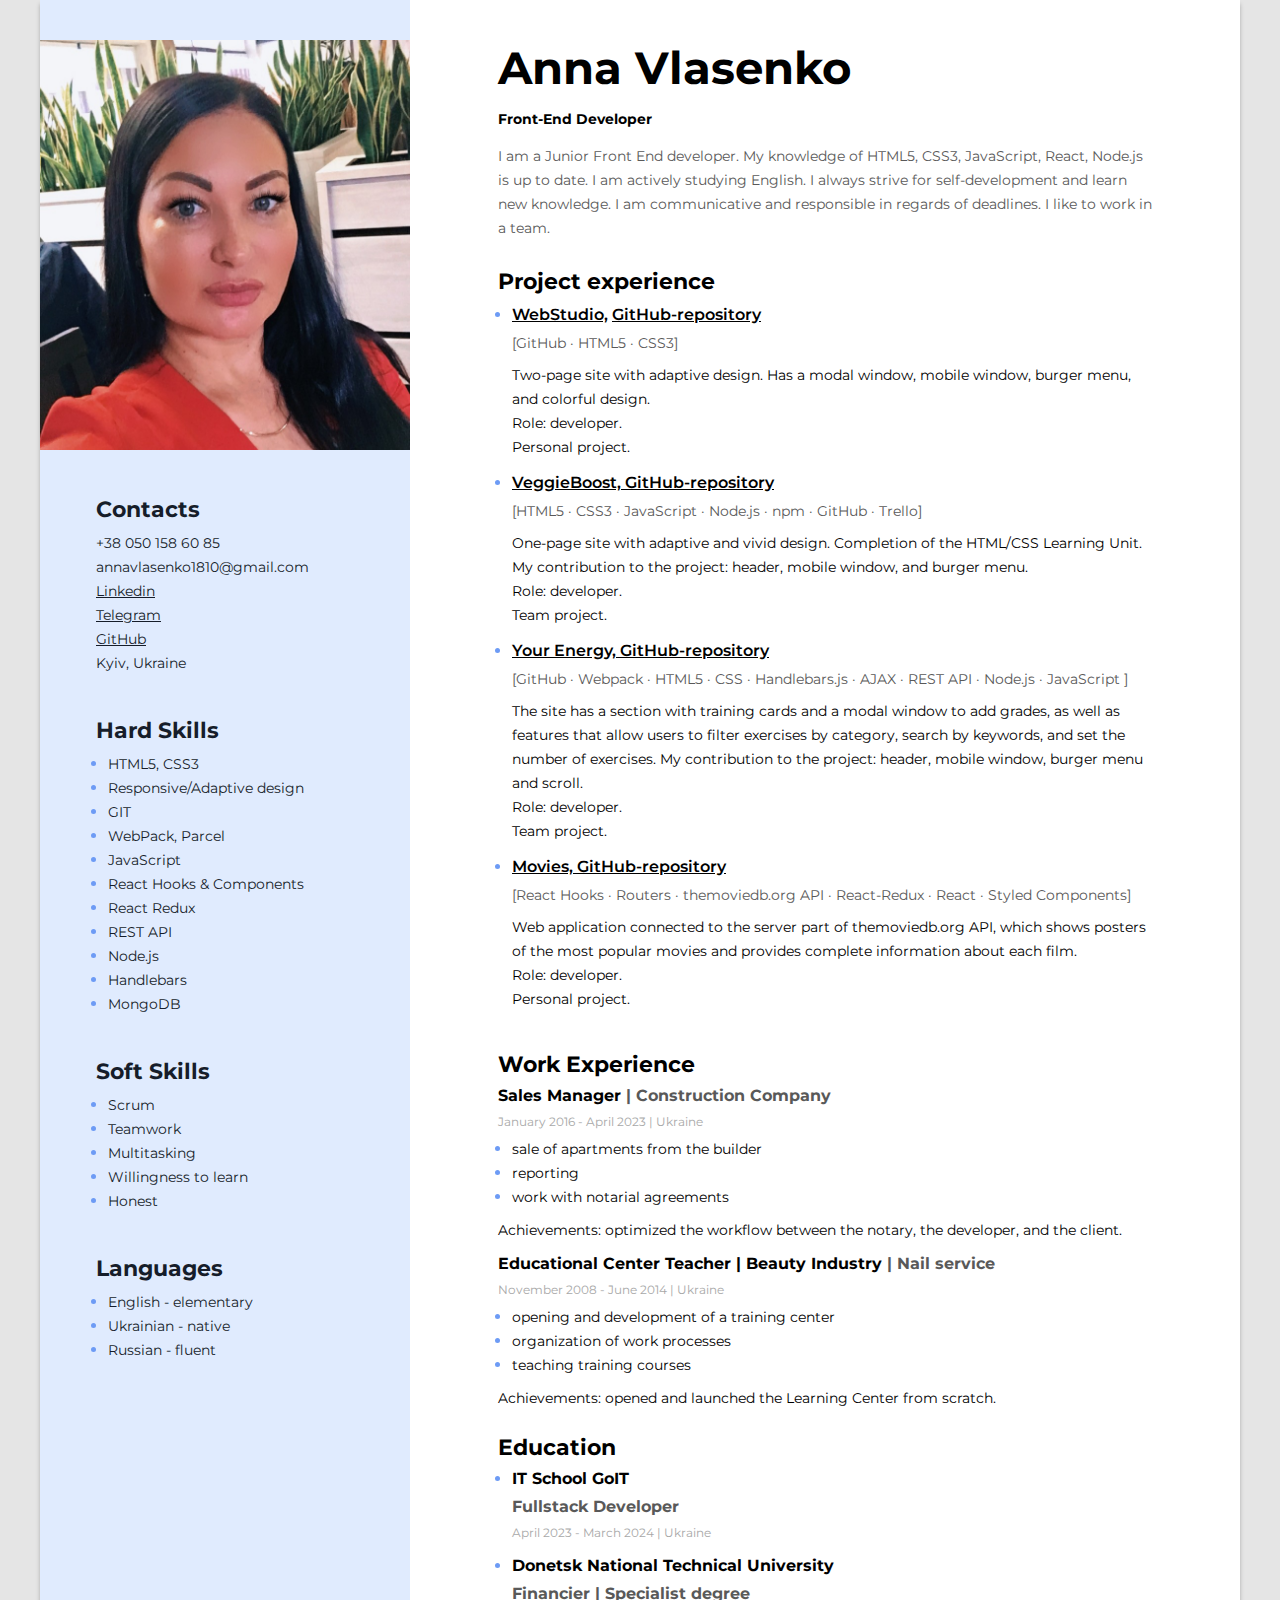
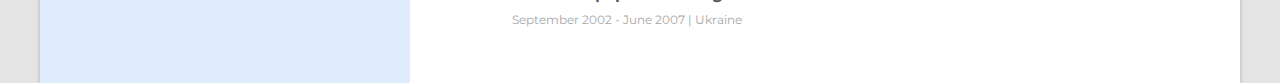
<file: index.html>
<!DOCTYPE html>
<html lang="en">

<head>
    <meta charset="UTF-8">
    <meta http-equiv="X-UA-Compatible" content="IE=edge">
    <meta name="viewport" content="width=device-width, initial-scale=1.0">

    <link rel="preconnect" href="https://fonts.googleapis.com">
    <link rel="preconnect" href="https://fonts.gstatic.com" crossorigin>
    <link href="https://fonts.googleapis.com/css2?family=Montserrat:wght@400;700&display=swap" rel="stylesheet">

    <link rel="stylesheet" href="./css/styles.css">

    <title>Anna Vlasenko | Front-End Developer</title>
</head>

<body>

    <!-- Wrapper -->
    <div class="wrapper">
        <!-- Main content -->
        <div class="main-content">

            <!-- About me  -->
            <div class="about-me-container">
                <h1 class="my-name">Anna Vlasenko</h1>
                <h2 class="my-profession">Front-End Developer</h2>
                <p class="my-descr">I am a Junior Front End developer. My knowledge of HTML5, CSS3, JavaScript, React, Node.js is up to date. I am actively studying English. I always strive for self-development and learn new knowledge. I am communicative and responsible in regards of deadlines. I like to work in a team.
                </p>
            </div>

            <!-- My projects -->
            <div class="project-container">
                <h3 class="main-content-titel">Project experience</h3>

                <ul class="project-list">
                    <li class="list-projects">
                        <span class="project-item">
                              <a href="https://annargb.github.io/goit-markup-hw-07/index.html"
                            class="project-item-link" target="_blank">WebStudio,</a>
                             <a href="https://github.com/AnnaVlasenko18/goit-markup-hw-01"
                            class="project-item-link" target="_blank">GitHub-repository </a>   
                            <p class="info-progects">[GitHub · HTML5 · CSS3]</p> 
                             <p class="progects-text">Two-page site with adaptive design. Has a modal window, mobile window, burger menu, and colorful design.
                             </p>
                             <p class="progects-text">Role: developer.</p>
                             <p class="progects-text">Personal project.</p>
                        </span>
                       
                    </li>
                    <li class="list-projects">
                        <span class="project-item">
                            <a href="https://havr1985.github.io/project-team-5/"
                            class="project-item-link" target="_blank">VeggieBoost, </a>
                            <a href="https://github.com/AnnaVlasenko18/project-team-5"
                            class="project-item-link" target="_blank">GitHub-repository </a>   
                            <p class="info-progects">[HTML5 · CSS3 · JavaScript · Node.js · npm · GitHub · Trello]</p>
                            <p class="progects-text">One-page site with adaptive and vivid design. Completion of the HTML/CSS Learning Unit. My contribution to the project: header, mobile window, and burger menu.</p>
                            <p class="progects-text">Role: developer.</p>
                            <p class="progects-text">Team project.</p>
                    </span>     
                    </li>
                    <li class="list-projects">
                        <span class="project-item">
                            <a href="https://annzhdan.github.io/smart-energy/index.html"
                            class="project-item-link" target="_blank">Your Energy, </a>
                            <a href="https://github.com/AnnaVlasenko18/smart-energy"
                            class="project-item-link" target="_blank">GitHub-repository </a>   
                            <p  class="info-progects">[GitHub · Webpack · HTML5 · CSS · Handlebars.js · AJAX · REST API · Node.js · JavaScript ]</p>
                            <p class="progects-text">The site has a section with training cards and a modal window to add grades, as well as features that allow users to filter exercises by category, search by keywords, and set the number of exercises. My contribution to the project:  header, mobile window, burger menu and scroll.</p>
                            <p class="progects-text">Role: developer.</p>
                            <p class="progects-text">Team project.</p>
                    </span>
                    </li>
                    <li class="list-projects">
                        <span class="project-item">
                            <a href="https://annavlasenko18.github.io/goit-react-hw-05-movies/"
                            class="project-item-link" target="_blank">Movies, </a>
                            <a href="https://github.com/AnnaVlasenko18/goit-react-hw-05-movies"
                            class="project-item-link" target="_blank">GitHub-repository </a>    
                            <p class="info-progects">[React Hooks · Routers · themoviedb.org API · React-Redux · React · Styled Components]</p>
                            <p class="progects-text">Web application connected to the server part of themoviedb.org API, which shows posters of the most popular movies and provides complete information about each film.</p>
                            <p class="progects-text">Role: developer.</p>
                            <p class="progects-text">Personal project.</p>
                    </span>
                    </li>
                    </li>
                </ul>
            </div>

            <!-- Work experience -->
            <div class="work-experiens-container">
                <h3 class="main-content-titel">Work Experience</h3>

                <!-- Company 1 -->
                <div class="work-experiens-place">
                    <h4 class="work-experiens-position">
                        Sales Manager 
                        <span class="work-experiens-company"> | Construction Company</span>
                    </h4>

                    <p class="work-period">January 2016 - April 2023 | Ukraine</p>

                    <ul class="work-duties-list">
                        <li class="work-item"><span class="work-duties">sale of apartments from the builder</span> </li>
                        <li class="work-item"><span class="work-duties">reporting</span> </li>
                        <li class="work-item"><span class="work-duties">work with notarial agreements</span></li>                        
                    </ul>
                    <p class="text-experience">Achievements: optimized the workflow between the notary, the developer, and the client.</p>
                </div>

                <!--Company 2  -->
                <div class="work-experiens-place">
                    <h4 class="work-experiens-position">
                        Educational Center Teacher | Beauty Industry
                        <span class="work-experiens-company"> | Nail service</span>
                    </h4>

                    <p class="work-period">November 2008 - June  2014 | Ukraine</p>

                    <ul class="work-duties-list">
                        <li class="work-item"><span class="work-duties">opening and development of a training center</span></li>
                        <li class="work-item"><span class="work-duties">organization of work processes</span></li>
                        <li class="work-item"><span class="work-duties">teaching training courses</span></li>
                    </ul>
                    <p class="text-experience">Achievements: opened and launched the Learning Center from scratch.</p>
                </div>
            </div>


            <!-- Education -->
            <div>
                <h3 class="ediccation-title">Education</h3>
                <ul class="ediccation-list">
                    <li class="ediccation-item"><span class="my-education">IT School GoIT</span>
                         <p class="ediccation-info">Fullstack Developer</p>
                         <p class="education-period">April 2023 - March 2024 | Ukraine</p>
                    </li class="ediccation-item">
                    <li class="ediccation-item"><span class="my-education">Donetsk National Technical University</span>
                        <p class="ediccation-info">Financier | Specialist degree</p>
                        <p class="education-period">September 2002 - June 2007 | Ukraine</p>
                   </li>
                </ul>
            </div>
        </div>

        <!-------------------------------------- Sidebar ----------------------------------------------------->
        <aside class="sidebar">
            <img src="./img/5.jpg" alt="My photo" width="370px" class="my-photo">


            <!-- Contacts -->
            <div class="contacts-container">
                <h3 class="sidebar-titel">Contacts</h3>
                <p class="contacts-item">
                    <span class="contacts-type"></span>
                    <a href="tel:+380501586085" class="contacts-number">+38 050 158 60 85</a>
                </p>
                <p class="contacts-item">
                    <span class="contacts-type"></span>
                    <a href="mailto:annavlasenko1810@gmail.com" class="contacts-email" >annavlasenko1810@gmail.com</a>
                </p>
                <p class="contacts-item ">
                    <span class="contacts-type"></span>
                    <a href="https://www.linkedin.com/in/anna---vlasenko" class="contacts-social" target="_blank" >Linkedin</a>
                </p>
                <p class="contacts-item">
                    <span class="contacts-type"></span>
                    <a href="https://t.me/anna_vlasenko18" class="contacts-social" target="_blank" >Telegram</a>
                </p>
                <p class="contacts-item">
                    <span class="contacts-type"></span>
                    <a href="https://github.com/AnnaVlasenko18?tab=repositories" class="contacts-social" target="_blank" >GitHub</a>
                </p>
                <p class="contacts-local">Kyiv, Ukraine</p>
            </div>

            <!-- Hard Skills -->
            <div class="tech-skills-container">
                <h3 class="sidebar-titel">Hard Skills</h3>
                <ul class="skills-list">
                    <li class="skills-list-iten">
                        <span class="skills-list-text">HTML5, CSS3</span>
                    </li>
                    <li class="skills-list-iten">
                        <span class="skills-list-text">Responsive/Adaptive design</span>
                    </li>
                    <li class="skills-list-iten">
                        <span class="skills-list-text">GIT</span>
                    </li>
                    <li class="skills-list-iten">
                        <span class="skills-list-text">WebPack, Parcel</span>
                    </li>
                    <li class="skills-list-iten">
                        <span class="skills-list-text">JavaScript</span>
                    </li>
                    <li class="skills-list-iten">
                        <span class="skills-list-text">React Hooks & Components</span>
                    </li>
                    <li class="skills-list-iten">
                        <span class="skills-list-text">React Redux</span>
                    </li>
                    <li class="skills-list-iten">
                        <span class="skills-list-text">REST API</span>
                    </li>
                    <li class="skills-list-iten">
                        <span class="skills-list-text">Node.js</span>
                    </li>
                    <li class="skills-list-iten">
                        <span class="skills-list-text">Handlebars</span>
                    </li>
                    <li class="skills-list-iten">
                        <span class="skills-list-text">MongoDB</span>
                    </li>
                </ul>
            </div>

            <!-- Soft Skills -->
            <div class="soft-skills-container">
                <h3 class="sidebar-titel">Soft Skills</h3>
                <ul class="soft-list">
                    <li class="skills-soft-iten">
                        <span class="skills-soft-text">Scrum</span>
                    </li>
                    <li class="skills-soft-iten">
                        <span class="skills-soft-text">Teamwork</span>
                    </li>
                    <li class="skills-soft-iten">
                        <span class="skills-soft-text">Multitasking</span>
                    </li>
                    <li class="skills-soft-iten">
                        <span class="skills-soft-text">Willingness to learn</span>
                    </li>
                    <li class="skills-soft-iten">
                        <span class="skills-soft-text">Honest</span>
                    </li>
                </ul>
            </div>

            <!-- Languages -->
            <div class="lang-skills-container">
                <h3 class="sidebar-titel">Languages</h3>
                <ul class="lang-list">
                     <li class="lang-soft-iten">
                    <span class="lang-soft-text">English - elementary</span>
                     </li>
                     <li class="lang-soft-iten">
                    <span class="lang-soft-text">Ukrainian - native</span>
                     </li>
                     <li class="lang-soft-iten">
                    <span class="lang-soft-text">Russian - fluent</span>
                     </li>
            </ul>
            </div>
        </aside>
    </div>
    </div>

    </div>


    <body>

</html>
</file>
<file: css/styles.css>
body {
  font-family: "Montserrat", sans-serif;
  background-color: #e5e5e5;
  margin: 0;
  /* padding: 54px 40px 24px 40px; */
}

.wrapper {
  display: flex;
  flex-direction: row-reverse;
  background: #fff;
  width: 1200px;
  margin: 0 auto;
  box-shadow: 0px 4px 4px rgba(0, 0, 0, 0.25);
}

/* Main-content */

.main-content {
  padding: 40px 88px;
}

.main-content-titel {
  font-style: normal;
  font-weight: 700;
  font-size: 22px;
  line-height: 27px;
  color: #000;
  margin: 0 0 8px 0;
}

/* About me */

.my-profession {
  font-style: normal;
  font-weight: 700;
  font-size: 14px;
  line-height: 17px;
  color: #000;
  margin: 0 0 16px 0;
}

.my-name {
  font-style: normal;
  font-weight: 700;
  font-size: 45px;
  line-height: 55px;
  color: #000;
  margin: 0 0 16px 0;
}

.my-descr {
  font-style: normal;
  font-weight: 400;
  font-size: 14px;
  line-height: 24px;
  color: #595959;
  margin: 0;
}

.about-me-container {
  margin-bottom: 28px;
}

/* Projects */

.project-item {
  font-style: normal;
  font-weight: 400;
  font-size: 14px;
  line-height: 24px;
  color: #000000;
  margin: 0;
}

.project-item-link:hover {
  color: #6d9bf5;
  text-decoration: underline;
}

.list-projects {
  color: #6d9bf5;
  padding-bottom: 12px;
}

.skills-list-iten,
.skills-soft-iten,
.lang-soft-iten,
.work-item,
.ediccation-item {
  color: #6d9bf5;
}

.project-list {
  padding: 0 0 0 14px;
  margin: 0;
}

.project-container {
  margin-bottom: 28px;
}

.project-item-descr {
  font-style: normal;
  font-weight: 400;
  font-size: 14px;
  line-height: 24px;
  color: #010101;
}

.project-item-link {
  font-style: normal;
  font-weight: 600;
  font-size: 16px;
  line-height: 20px;
  text-decoration-line: none;
  color: #000000;
  text-decoration: underline;
}

.info-progects {
  color: #595959;
  margin: 4px 0 8px 0;
}

.progects-text {
  margin: 0;
}

/* Work experience  */

.work-experiens-container {
  margin-bottom: 28px;
}

.work-experiens-position {
  font-style: normal;
  font-weight: 700;
  font-size: 16px;
  line-height: 20px;
  color: #000000;
  margin: 0;
}

.work-experiens-place {
  margin-bottom: 16px;
}

.work-experiens-company {
  color: #595959;
}

.work-period {
  font-style: normal;
  font-weight: 400;
  font-size: 12px;
  line-height: 15px;
  color: #a8a8a8;
  margin: 8px 0 8px 0;
}

.work-duties {
  font-style: normal;
  font-weight: 400;
  font-size: 14px;
  line-height: 24px;
  color: #000000;
}

.work-duties-list {
  padding: 0 0 0 14px;
  margin: 0;
}

.text-experience {
  font-style: normal;
  font-weight: 400;
  font-size: 14px;
  line-height: 15px;
}

/* Education */
.ediccation-title {
  font-style: normal;
  font-weight: 700;
  font-size: 22px;
  line-height: 27px;
  color: #000;
  margin: 0 0 8px 0;
}

.ediccation-list {
  padding: 0 0 0 14px;
  margin: 0;
}

.my-education {
  font-style: normal;
  font-weight: 700;
  font-size: 16px;
  line-height: 20px;
  color: #000000;
  margin: 0;
}

.ediccation-info {
  font-style: normal;
  font-weight: 700;
  font-size: 16px;
  line-height: 20px;
  color: #595959;
  margin: 8px 0 8px 0;
}

.education-period {
  font-style: normal;
  font-weight: 400;
  font-size: 12px;
  line-height: 15px;
  color: #a8a8a8;
  margin: 0 0 16px 0;
}

/*------------------------------------------------- Sidebar--------------------------------------------------- */

.sidebar {
  width: 370px;
  background: #e0ebfe;
}

.my-photo {
  margin-top: 40px;
}

.contacts-container,
.tech-skills-container,
.soft-skills-container,
.lang-skills-container {
  margin: 42px 0 0 56px;
}

.sidebar-titel {
  font-style: normal;
  font-weight: 700;
  font-size: 22px;
  line-height: 27px;
  color: #161d2a;
  margin-bottom: 8px;
}

/* Contacts */
.contacts-item {
  margin: 0;
}

.contacts-number,
.contacts-email {
  font-style: normal;
  font-weight: 400;
  font-size: 14px;
  line-height: 24px;
  color: #161d2a;
  text-decoration: none;
}

.contacts-social {
  font-style: normal;
  font-weight: 400;
  font-size: 14px;
  line-height: 24px;
  color: #161d2a;
  text-decoration: underline;
}

.contacts-local {
  margin: 0;

  font-style: normal;
  font-weight: 400;
  font-size: 14px;
  line-height: 24px;
  color: #161d2a;
}

.contacts-social:hover,
.contacts-number:hover {
  color: #6d9bf5;
  text-decoration: underline;
  transition: color 0.25s cubic-bezier(0.4, 0, 0.2, 1);
}

/* Hard Skills */

.skills-list,
.soft-list,
.lang-list {
  margin: 0;
  padding: 0 0 0 12px;
}

.skills-list-text,
.skills-soft-text,
.lang-soft-text {
  font-style: normal;
  font-weight: 400;
  font-size: 14px;
  line-height: 24px;
  color: #161d2a;
}
</file>
